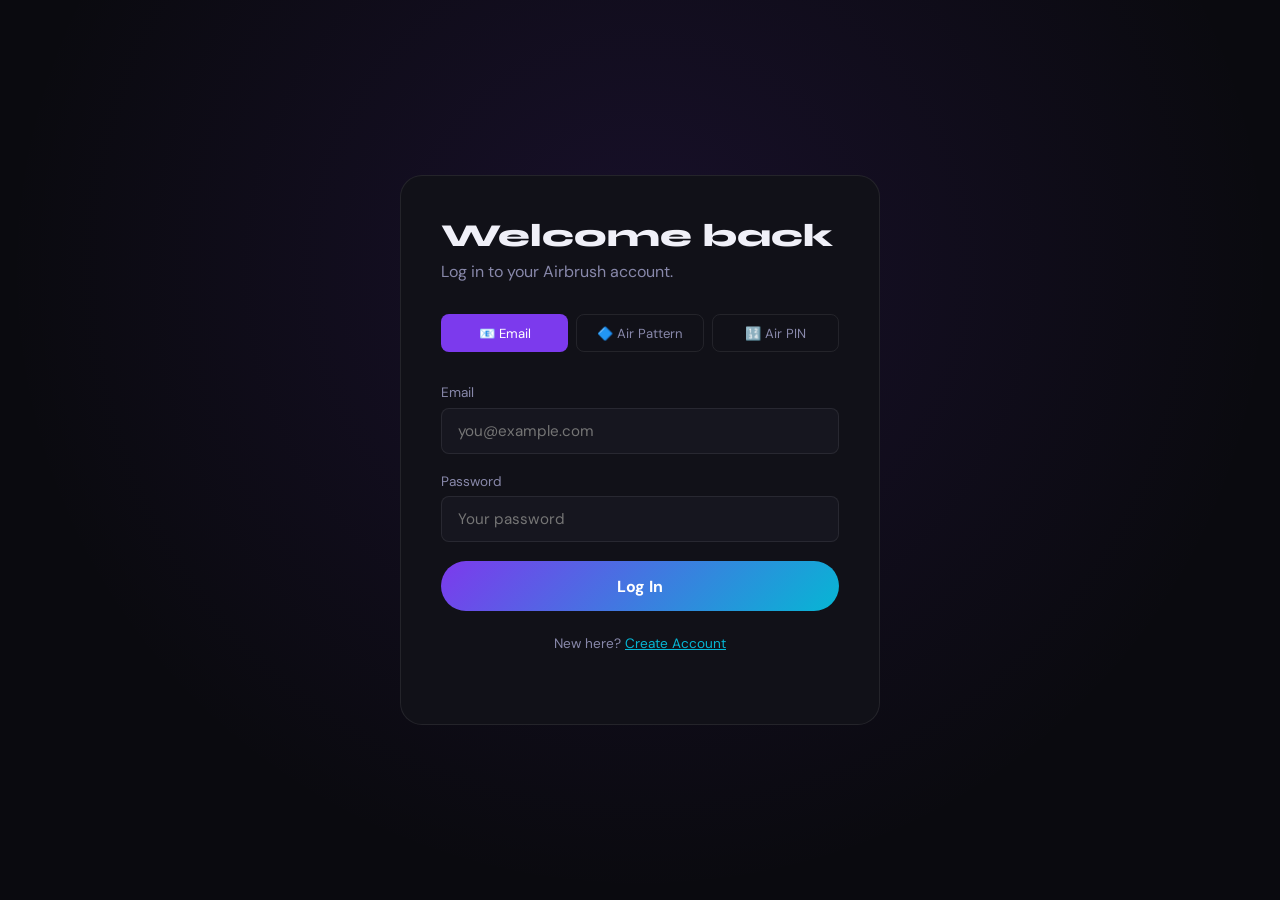
<file: login.html>
<!DOCTYPE html>
<html lang="en">
<head>
  <meta charset="UTF-8"/>
  <meta name="viewport" content="width=device-width, initial-scale=1.0"/>
  <title>Log In — AirBrush</title>
  <link href="https://fonts.googleapis.com/css2?family=Syne:wght@700;800&family=DM+Sans:wght@300;400;500&display=swap" rel="stylesheet">
  <link rel="stylesheet" href="css/style.css"/>
</head>
<body>
<div class="auth-page">
  <div class="auth-card">
    <h2>Welcome back</h2>
    <p>Log in to your Airbrush account.</p>

    <div class="auth-method-tabs">
      <button class="auth-method-btn active" data-method="email">📧 Email</button>
      <button class="auth-method-btn" data-method="pattern">🔷 Air Pattern</button>
      <button class="auth-method-btn" data-method="pin">🔢 Air PIN</button>
    </div>

    <!-- Email Login -->
    <div id="method-email">
      <div class="form-group">
        <label>Email</label>
        <input type="email" id="li-email" placeholder="you@example.com"/>
      </div>
      <div class="form-group">
        <label>Password</label>
        <input type="password" id="li-password" placeholder="Your password"/>
      </div>
      <button class="btn-submit" id="email-login-btn">Log In</button>
    </div>

    <!-- Pattern Login -->
    <div id="method-pattern" style="display:none;">
      <p class="gesture-instruction">Draw your registered pattern in the air.</p>
      <div class="gesture-webcam-box" id="pattern-webcam-box">
        <video id="pattern-video" autoplay muted playsinline></video>
        <canvas id="pattern-canvas"></canvas>
      </div>
      <button class="btn-submit" id="pattern-login-btn">Start Camera & Verify Pattern</button>
    </div>

    <!-- PIN Login -->
    <div id="method-pin" style="display:none;">
      <p class="gesture-instruction">Enter your 4-digit PIN using hand gestures.</p>
      <div class="gesture-webcam-box" id="pin-webcam-box">
        <video id="pin-video" autoplay muted playsinline></video>
        <canvas id="pin-canvas"></canvas>
      </div>
      <div id="pin-display" style="text-align:center;font-size:2rem;letter-spacing:1rem;margin:1rem 0;color:var(--accent2);">_ _ _ _</div>
      <button class="btn-submit" id="pin-login-btn">Start Camera & Enter PIN</button>
    </div>

    <p style="text-align:center;color:var(--text-muted);font-size:0.85rem;margin-top:1.5rem;">
      New here? <a href="signup.html" style="color:var(--accent2);">Create Account</a>
    </p>
  </div>
</div>
<script src="js/auth.js"></script>
</body>
</html>
</file>
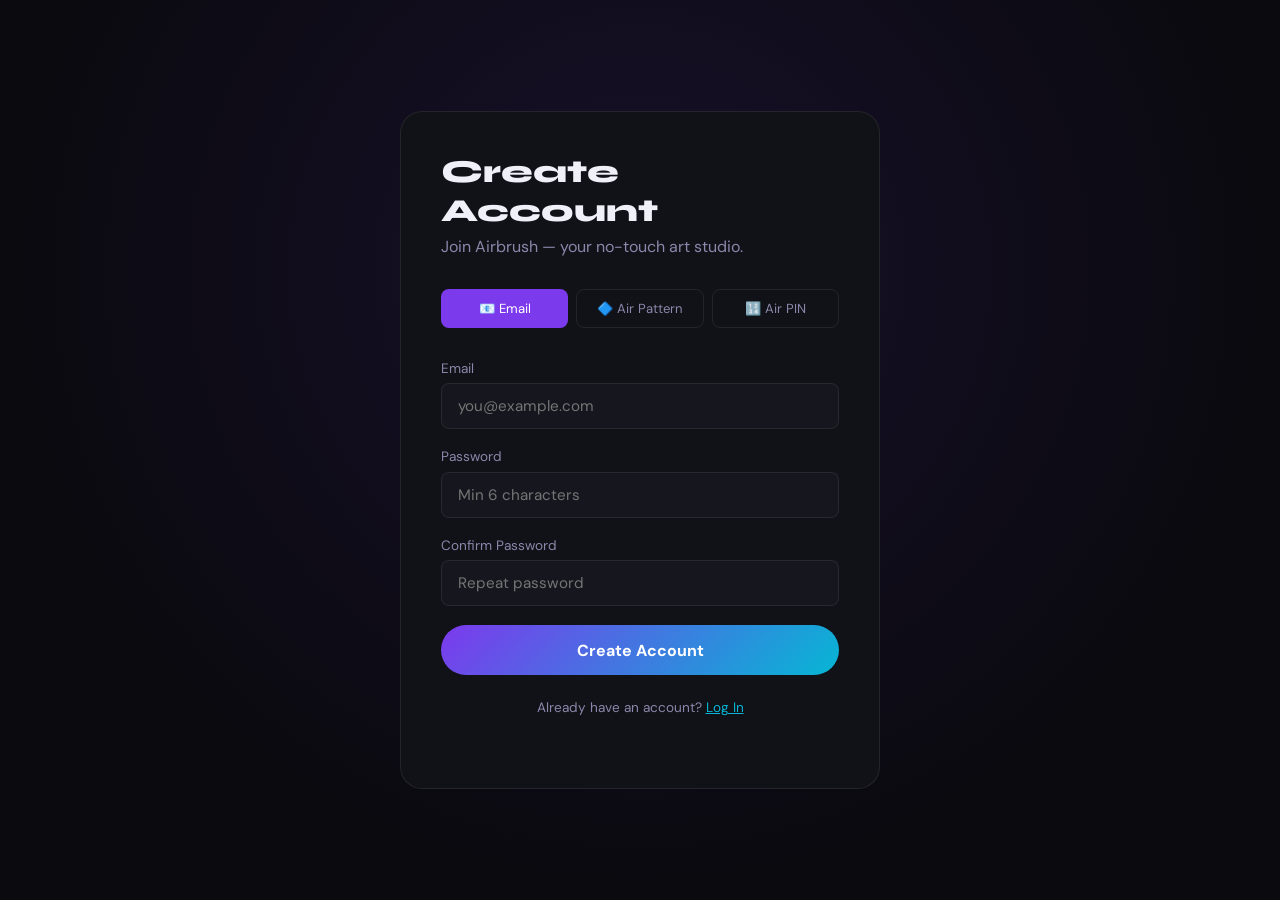
<file: signup.html>
<!DOCTYPE html>
<html lang="en">
<head>
  <meta charset="UTF-8"/>
  <meta name="viewport" content="width=device-width, initial-scale=1.0"/>
  <title>Sign Up — AirBrush</title>
  <link href="https://fonts.googleapis.com/css2?family=Syne:wght@700;800&family=DM+Sans:wght@300;400;500&display=swap" rel="stylesheet">
  <link rel="stylesheet" href="css/style.css"/>
</head>
<body>
<div class="auth-page">
  <div class="auth-card">
    <h2>Create Account</h2>
    <p>Join Airbrush — your no-touch art studio.</p>

    <div class="auth-method-tabs">
      <button class="auth-method-btn active" data-method="email">📧 Email</button>
      <button class="auth-method-btn" data-method="pattern">🔷 Air Pattern</button>
      <button class="auth-method-btn" data-method="pin">🔢 Air PIN</button>
    </div>

    <!-- Email Signup -->
    <div id="method-email">
      <div class="form-group">
        <label>Email</label>
        <input type="email" id="su-email" placeholder="you@example.com"/>
      </div>
      <div class="form-group">
        <label>Password</label>
        <input type="password" id="su-password" placeholder="Min 6 characters"/>
      </div>
      <div class="form-group">
        <label>Confirm Password</label>
        <input type="password" id="su-confirm" placeholder="Repeat password"/>
      </div>
      <button class="btn-submit" id="email-signup-btn">Create Account</button>
    </div>

    <!-- Air Pattern Signup -->
    <div id="method-pattern" style="display:none;">
      <p class="gesture-instruction">Draw your unlock pattern with your index finger in the air.</p>
      <div class="gesture-webcam-box" id="pattern-webcam-box">
        <video id="pattern-video" autoplay muted playsinline></video>
        <canvas id="pattern-canvas"></canvas>
      </div>
      <button class="btn-submit" id="pattern-start-btn">Start Camera & Draw Pattern</button>
      <button class="btn-submit" id="pattern-save-btn" style="display:none;margin-top:0.75rem;background:linear-gradient(135deg,#22c55e,#16a34a);">Save Pattern & Sign Up</button>
    </div>

    <!-- Air PIN Signup -->
    <div id="method-pin" style="display:none;">
      <p class="gesture-instruction">Hold up fingers to set each digit of your 4-digit PIN. Each digit is confirmed after a 3-second hold.</p>
      <div class="gesture-webcam-box" id="pin-webcam-box">
        <video id="pin-video" autoplay muted playsinline></video>
        <canvas id="pin-canvas"></canvas>
      </div>
      <div id="pin-display" style="text-align:center;font-size:2rem;letter-spacing:1rem;margin:1rem 0;color:var(--accent2);">_ _ _ _</div>
      <button class="btn-submit" id="pin-start-btn">Start Camera & Set PIN</button>
      <button class="btn-submit" id="pin-save-btn" style="display:none;margin-top:0.75rem;background:linear-gradient(135deg,#22c55e,#16a34a);">Save PIN & Sign Up</button>
    </div>

    <p style="text-align:center;color:var(--text-muted);font-size:0.85rem;margin-top:1.5rem;">
      Already have an account? <a href="login.html" style="color:var(--accent2);">Log In</a>
    </p>
  </div>
</div>
<script src="js/auth.js"></script>
</body>
</html>
</file>
<file: css/style.css>
/* ═══════════════════════════════════════════
   AIRBRUSH — style.css  (Leonardo.ai-inspired dark theme)
   ═══════════════════════════════════════════ */

:root {
  --bg:        #0a0a0f;
  --bg2:       #111118;
  --bg3:       #16161f;
  --surface:   rgba(255,255,255,0.04);
  --border:    rgba(255,255,255,0.08);
  --accent1:   #7C3AED;
  --accent2:   #06B6D4;
  --accent3:   #a855f7;
  --glow:      rgba(124,58,237,0.35);
  --text:      #f0f0f8;
  --text-muted:#8888aa;
  --radius:    14px;
  --radius-lg: 22px;
  --font-head: 'Syne', sans-serif;
  --font-body: 'DM Sans', sans-serif;
}

*, *::before, *::after { box-sizing: border-box; margin: 0; padding: 0; }
html { scroll-behavior: smooth; }
body {
  background: var(--bg);
  color: var(--text);
  font-family: var(--font-body);
  min-height: 100vh;
  overflow-x: hidden;
}

/* ── GRADIENT TEXT ── */
.grad-text {
  background: linear-gradient(135deg, var(--accent1), var(--accent2));
  -webkit-background-clip: text;
  -webkit-text-fill-color: transparent;
  background-clip: text;
}

/* ── PARTICLES CANVAS ── */
#particles-canvas {
  position: fixed; inset: 0; z-index: 0; pointer-events: none;
}

/* ══════════════════════════════════════
   NAVBAR
══════════════════════════════════════ */
.navbar {
  position: fixed; top: 0; left: 0; right: 0; z-index: 100;
  display: flex; align-items: center; justify-content: space-between;
  padding: 1rem 3rem;
  background: rgba(10,10,15,0.75);
  backdrop-filter: blur(18px);
  border-bottom: 1px solid var(--border);
  transition: background 0.3s;
}
.navbar.scrolled { background: rgba(10,10,15,0.95); }
.nav-logo { display: flex; align-items: center; gap: 0.6rem; }
.logo-icon { display: flex; align-items: center; }
.logo-text {
  font-family: var(--font-head); font-size: 1.3rem;
  font-weight: 700; color: var(--text); letter-spacing: -0.5px;
}
.nav-links { display: flex; gap: 0.5rem; align-items: center; }
.nav-actions { display: flex; gap: 0.75rem; align-items: center; }

/* ── BUTTONS ── */
.btn-nav-ghost {
  padding: 0.45rem 1rem;
  border-radius: 8px; border: 1px solid var(--border);
  background: transparent; color: var(--text-muted);
  font-size: 0.9rem; text-decoration: none; cursor: pointer;
  transition: all 0.2s; font-family: var(--font-body);
}
.btn-nav-ghost:hover { border-color: var(--accent1); color: var(--text); }

.btn-nav-primary {
  padding: 0.45rem 1.2rem;
  border-radius: 8px; border: none;
  background: linear-gradient(135deg, var(--accent1), var(--accent2));
  color: #fff; font-size: 0.9rem; font-weight: 600;
  text-decoration: none; cursor: pointer; transition: opacity 0.2s;
  font-family: var(--font-body);
}
.btn-nav-primary:hover { opacity: 0.85; }

.btn-primary {
  display: inline-block;
  padding: 0.85rem 2.4rem;
  border-radius: 50px; border: none;
  background: linear-gradient(135deg, var(--accent1), var(--accent2));
  color: #fff; font-size: 1rem; font-weight: 700;
  text-decoration: none; cursor: pointer;
  box-shadow: 0 0 28px var(--glow);
  transition: transform 0.2s, box-shadow 0.2s;
  font-family: var(--font-body);
}
.btn-primary:hover { transform: translateY(-2px); box-shadow: 0 0 44px var(--glow); }

.btn-ghost {
  display: inline-block;
  padding: 0.85rem 2rem;
  border-radius: 50px; border: 1px solid var(--border);
  background: transparent; color: var(--text-muted);
  font-size: 1rem; text-decoration: none; cursor: pointer;
  transition: all 0.2s; font-family: var(--font-body);
}
.btn-ghost:hover { border-color: var(--accent2); color: var(--text); }

/* ══════════════════════════════════════
   HERO
══════════════════════════════════════ */
.hero {
  position: relative; min-height: 100vh;
  display: flex; align-items: center; justify-content: center;
  text-align: center; overflow: hidden; z-index: 1;
}
.hero-video-wrap { position: absolute; inset: 0; z-index: 0; }
.hero-video-wrap video { width: 100%; height: 100%; object-fit: cover; opacity: 0.18; }
.hero-overlay {
  position: absolute; inset: 0;
  background: radial-gradient(ellipse at 50% 60%, rgba(124,58,237,0.18) 0%, transparent 70%);
}
.hero-content { position: relative; z-index: 2; max-width: 820px; padding: 2rem; }

.hero-slogan {
  font-family: var(--font-head);
  font-size: clamp(0.95rem, 1.6vw, 1.15rem);
  color: var(--text-muted); letter-spacing: 0.04em; margin-bottom: 1.25rem;
}
.hero-title {
  font-family: var(--font-head);
  font-size: clamp(3rem, 8vw, 6rem);
  font-weight: 800; line-height: 1.05;
  letter-spacing: -3px; margin-bottom: 1rem;
}
.hero-tagline {
  font-family: var(--font-head);
  font-size: clamp(1rem, 1.8vw, 1.2rem);
  color: var(--text-muted); margin-bottom: 2.5rem;
}
.hero-cta { display: flex; gap: 1rem; justify-content: center; flex-wrap: wrap; }

/* ══════════════════════════════════════
   SCROLL GALLERY (auto-scroll strip)
══════════════════════════════════════ */
.scroll-gallery {
  padding: 4rem 0; overflow: hidden; position: relative; z-index: 1;
  border-top: 1px solid var(--border); border-bottom: 1px solid var(--border);
}
.scroll-gallery::before,
.scroll-gallery::after {
  content: ''; position: absolute; top: 0; bottom: 0; width: 120px; z-index: 2; pointer-events: none;
}
.scroll-gallery::before { left: 0; background: linear-gradient(to right, var(--bg), transparent); }
.scroll-gallery::after  { right: 0; background: linear-gradient(to left,  var(--bg), transparent); }

.scroll-gallery-track {
  display: flex; gap: 1.25rem;
  animation: scrollTrack 35s linear infinite;
  width: max-content;
}
.scroll-gallery-track:hover { animation-play-state: paused; }
.scroll-gallery-track img {
  height: 200px; width: 300px; object-fit: cover;
  border-radius: var(--radius); border: 1px solid var(--border);
  flex-shrink: 0; transition: transform 0.3s;
}
.scroll-gallery-track img:hover { transform: scale(1.04); }
@keyframes scrollTrack {
  0%   { transform: translateX(0); }
  100% { transform: translateX(-50%); }
}

/* ══════════════════════════════════════
   SECTION BASE
══════════════════════════════════════ */
.section { padding: 6rem 0; position: relative; z-index: 1; }
.container { max-width: 1200px; margin: 0 auto; padding: 0 2rem; }

.section-label {
  font-size: 0.75rem; letter-spacing: 0.18em; text-transform: uppercase;
  color: var(--accent2); margin-bottom: 0.75rem; font-weight: 600;
}
.section-title {
  font-family: var(--font-head);
  font-size: clamp(2rem, 4vw, 3.2rem);
  font-weight: 800; line-height: 1.1; letter-spacing: -1.5px; margin-bottom: 3rem;
}

/* ══════════════════════════════════════
   STATS / COUNTERS
══════════════════════════════════════ */
.stats-grid {
  display: grid; grid-template-columns: repeat(4, 1fr); gap: 1.5rem;
}
.stat-card {
  padding: 2.5rem 1rem; text-align: center;
  background: var(--surface); border: 1px solid var(--border);
  border-radius: var(--radius-lg);
  transition: border-color 0.3s, transform 0.3s;
}
.stat-card:hover { border-color: var(--accent1); transform: translateY(-4px); }
.stat-number {
  font-family: var(--font-head); font-size: 3rem; font-weight: 800;
  background: linear-gradient(135deg, var(--accent1), var(--accent2));
  -webkit-background-clip: text; -webkit-text-fill-color: transparent; background-clip: text;
}
.stat-label { color: var(--text-muted); font-size: 0.9rem; margin-top: 0.5rem; }

/* ══════════════════════════════════════
   SPLIT SECTION
══════════════════════════════════════ */
.split-section { display: grid; grid-template-columns: 1fr 1fr; gap: 5rem; align-items: center; }
.split-left h2 {
  font-family: var(--font-head);
  font-size: clamp(1.8rem, 3.5vw, 2.8rem);
  font-weight: 800; line-height: 1.15; letter-spacing: -1px; margin-bottom: 1.25rem;
}
.split-left p { color: var(--text-muted); font-size: 1.1rem; line-height: 1.75; }

.collage-grid {
  display: grid; grid-template-columns: 1fr 1fr; gap: 0.75rem;
}
.collage-grid img {
  width: 100%; aspect-ratio: 1; object-fit: cover;
  border-radius: var(--radius); border: 1px solid var(--border);
  transition: transform 0.3s;
}
.collage-grid img:first-child { grid-row: span 2; aspect-ratio: auto; }
.collage-grid img:hover { transform: scale(1.03); }
.collage-placeholder {
  grid-column: span 2; padding: 3rem;
  background: var(--bg3); border: 1px dashed var(--border);
  border-radius: var(--radius); color: var(--text-muted); text-align: center; font-size: 0.85rem;
}

/* ══════════════════════════════════════
   TABS SECTION
══════════════════════════════════════ */
.tabs-section { padding: 6rem 0; }

.tab-bar {
  display: flex; gap: 0.5rem; margin-bottom: 2.5rem; flex-wrap: wrap;
}
.tab-btn {
  padding: 0.55rem 1.6rem; border-radius: 50px;
  border: 1px solid var(--border); background: transparent;
  color: var(--text-muted); font-size: 0.95rem; cursor: pointer;
  transition: all 0.25s; font-family: var(--font-body);
}
.tab-btn.active,
.tab-btn:hover {
  background: linear-gradient(135deg, var(--accent1), var(--accent2));
  border-color: transparent; color: #fff;
}

.tab-content { display: none; }
.tab-content.active { display: block; animation: fadeIn 0.35s ease; }

/* ── 3-image grid per section tab ── */
.section-images-grid {
  display: grid;
  grid-template-columns: repeat(3, 1fr);
  gap: 1rem;
}
.section-images-grid img {
  width: 100%;
  aspect-ratio: 4/3;
  object-fit: cover;
  border-radius: var(--radius);
  border: 1px solid var(--border);
  transition: transform 0.3s, box-shadow 0.3s;
}
.section-images-grid img:hover {
  transform: scale(1.03);
  box-shadow: 0 16px 40px rgba(124, 58, 237, 0.3);
}

/* If only 2 images uploaded — still looks good */
.section-images-grid.cols-2 { grid-template-columns: repeat(2, 1fr); }

/* ══════════════════════════════════════
   API SECTION
══════════════════════════════════════ */
.api-section {
  background: linear-gradient(135deg, rgba(124,58,237,0.1), rgba(6,182,212,0.07));
  border: 1px solid var(--border); border-radius: var(--radius-lg);
  padding: 5rem 4rem; text-align: center; margin: 0 2rem;
}
.api-section h2 {
  font-family: var(--font-head);
  font-size: clamp(1.6rem, 3vw, 2.6rem);
  font-weight: 800; margin-bottom: 1.25rem;
}
.api-section p {
  color: var(--text-muted); max-width: 560px; margin: 0 auto 2rem; line-height: 1.75; font-size: 1.05rem;
}

/* ══════════════════════════════════════
   GET STARTED SECTION
══════════════════════════════════════ */
.get-started-section { text-align: center; padding: 6rem 2rem; }
.get-started-section h2 {
  font-family: var(--font-head);
  font-size: clamp(2rem, 4.5vw, 3.2rem);
  font-weight: 800; margin-bottom: 1rem;
}
.get-started-section p { color: var(--text-muted); margin-bottom: 2.5rem; font-size: 1.1rem; line-height: 1.7; }

/* ══════════════════════════════════════
   GALLERY SECTION
══════════════════════════════════════ */
.gallery-section { padding: 5rem 0; }
.gallery-track {
  display: flex; gap: 1.5rem;
  overflow-x: auto; padding: 1rem 2rem;
  scrollbar-width: none;
}
.gallery-track::-webkit-scrollbar { display: none; }

.gallery-card {
  flex-shrink: 0; width: 240px;
  background: var(--surface); border: 1px solid var(--border);
  border-radius: var(--radius); overflow: hidden; cursor: pointer;
  transition: transform 0.25s, box-shadow 0.25s;
}
.gallery-card:hover { transform: translateY(-5px); box-shadow: 0 16px 40px rgba(0,0,0,0.4); }
.gallery-card img { width: 100%; aspect-ratio: 1; object-fit: cover; }
.gallery-card-info { padding: 0.9rem; }
.gallery-card-info p { font-size: 0.8rem; color: var(--text-muted); }

.gallery-empty { text-align: center; padding: 5rem 2rem; }
.gallery-empty p { font-size: 1.2rem; color: var(--text-muted); margin-bottom: 1rem; }
.gallery-empty a { color: var(--accent2); text-decoration: none; font-weight: 600; }
.gallery-empty a:hover { text-decoration: underline; }

/* ══════════════════════════════════════
   FOOTER
══════════════════════════════════════ */
.footer { border-top: 1px solid var(--border); padding: 5rem 0 2rem; z-index: 1; position: relative; }
.footer-inner { display: grid; grid-template-columns: 1fr 2fr; gap: 4rem; align-items: start; }
.footer-tagline { color: var(--text-muted); font-size: 0.95rem; line-height: 1.7; margin-top: 0.5rem; }

.footer-links { display: grid; grid-template-columns: repeat(3, 1fr); gap: 2rem; }
.footer-col-title {
  font-weight: 700; font-size: 0.8rem; letter-spacing: 0.12em;
  text-transform: uppercase; color: var(--text); margin-bottom: 1rem;
}
.footer-col a {
  display: block; color: var(--text-muted); text-decoration: none;
  font-size: 0.9rem; margin-bottom: 0.65rem; transition: color 0.2s;
}
.footer-col a:hover { color: var(--accent2); }

.footer-qr {
  text-align: center; margin-top: 4rem; padding-top: 2.5rem;
  border-top: 1px solid var(--border);
}
.footer-qr #qr-canvas { display: inline-block; margin-bottom: 1.25rem; }
.footer-qr #qr-canvas img,
.footer-qr #qr-canvas canvas { border-radius: 10px; }

.footer-brand-big {
  font-family: var(--font-head);
  font-size: clamp(2rem, 6vw, 5rem);
  font-weight: 800; letter-spacing: -2px;
  background: linear-gradient(135deg, var(--accent1), var(--accent2));
  -webkit-background-clip: text; -webkit-text-fill-color: transparent; background-clip: text;
}
.footer-brand-big span {
  display: block; font-size: 0.9rem; font-weight: 400;
  letter-spacing: 0; color: var(--text-muted); margin-top: 0.4rem;
  -webkit-text-fill-color: var(--text-muted);
}

/* ══════════════════════════════════════
   REVEAL ANIMATION
══════════════════════════════════════ */
.reveal { opacity: 0; transform: translateY(28px); transition: opacity 0.7s ease, transform 0.7s ease; }
.reveal.visible { opacity: 1; transform: translateY(0); }

@keyframes fadeIn { from { opacity: 0; transform: translateY(12px); } to { opacity: 1; transform: translateY(0); } }

/* ══════════════════════════════════════
   AUTH PAGES
══════════════════════════════════════ */
.auth-page {
  min-height: 100vh; display: flex; align-items: center;
  justify-content: center; padding: 2rem;
  background: radial-gradient(ellipse at 50% 30%, rgba(124,58,237,0.12) 0%, transparent 70%);
}
.auth-card {
  background: var(--bg2); border: 1px solid var(--border);
  border-radius: var(--radius-lg); padding: 2.5rem;
  width: 100%; max-width: 480px;
}
.auth-card h2 {
  font-family: var(--font-head); font-size: 2rem;
  font-weight: 800; margin-bottom: 0.4rem;
}
.auth-card > p { color: var(--text-muted); margin-bottom: 2rem; }

.auth-method-tabs { display: flex; gap: 0.5rem; margin-bottom: 2rem; }
.auth-method-btn {
  flex: 1; padding: 0.6rem 0.4rem; border-radius: 8px;
  border: 1px solid var(--border); background: transparent;
  color: var(--text-muted); cursor: pointer; font-size: 0.82rem;
  transition: all 0.2s; font-family: var(--font-body);
}
.auth-method-btn.active { background: var(--accent1); border-color: transparent; color: #fff; }

.form-group { margin-bottom: 1.2rem; }
.form-group label { display: block; font-size: 0.85rem; color: var(--text-muted); margin-bottom: 0.4rem; }
.form-group input {
  width: 100%; padding: 0.75rem 1rem;
  background: var(--bg3); border: 1px solid var(--border);
  border-radius: 8px; color: var(--text); font-size: 0.95rem;
  outline: none; transition: border-color 0.2s; font-family: var(--font-body);
}
.form-group input:focus { border-color: var(--accent1); }

.btn-submit {
  width: 100%; padding: 0.9rem; border-radius: 50px; border: none;
  background: linear-gradient(135deg, var(--accent1), var(--accent2));
  color: #fff; font-size: 1rem; font-weight: 700; cursor: pointer;
  transition: opacity 0.2s; font-family: var(--font-body);
}
.btn-submit:hover { opacity: 0.85; }

.gesture-webcam-box {
  width: 100%; aspect-ratio: 4/3;
  background: var(--bg3); border-radius: var(--radius);
  border: 1px dashed var(--border);
  display: flex; align-items: center; justify-content: center;
  color: var(--text-muted); font-size: 0.9rem; margin-bottom: 1rem;
  overflow: hidden; position: relative;
}
.gesture-webcam-box video {
  width: 100%; height: 100%; object-fit: cover; position: absolute;
}
.gesture-webcam-box canvas { position: absolute; inset: 0; }
.gesture-instruction { text-align: center; color: var(--text-muted); font-size: 0.85rem; margin-bottom: 1rem; }

/* ══════════════════════════════════════
   CANVAS / APP PAGE
══════════════════════════════════════ */
.app-layout {
  display: grid; grid-template-columns: 260px 1fr;
  min-height: 100vh; background: var(--bg);
}
.sidebar {
  background: var(--bg2); border-right: 1px solid var(--border);
  padding: 1.5rem 1rem; display: flex; flex-direction: column; gap: 1.5rem;
  position: sticky; top: 0; height: 100vh; overflow-y: auto;
}
.sidebar-section { display: flex; flex-direction: column; gap: 0.5rem; }
.sidebar-label {
  font-size: 0.7rem; letter-spacing: 0.12em; text-transform: uppercase;
  color: var(--text-muted); font-weight: 600; margin-bottom: 0.25rem;
}

.toggle-group { display: flex; border: 1px solid var(--border); border-radius: 8px; overflow: hidden; }
.toggle-btn {
  flex: 1; padding: 0.5rem; background: transparent; border: none;
  color: var(--text-muted); cursor: pointer; font-size: 0.85rem;
  transition: all 0.15s; font-family: var(--font-body);
}
.toggle-btn.active { background: var(--accent1); color: #fff; }

.tool-btn {
  display: flex; align-items: center; gap: 0.6rem;
  padding: 0.6rem 0.8rem; border-radius: 8px;
  border: 1px solid var(--border); background: transparent;
  color: var(--text-muted); cursor: pointer; font-size: 0.9rem;
  transition: all 0.2s; font-family: var(--font-body);
}
.tool-btn.active, .tool-btn:hover {
  border-color: var(--accent1); color: var(--text);
  background: rgba(124,58,237,0.12);
}

input[type="range"] { width: 100%; accent-color: var(--accent1); cursor: pointer; }

.colour-palette { display: grid; grid-template-columns: repeat(6, 1fr); gap: 0.4rem; margin-top: 0.5rem; }
.colour-swatch {
  width: 100%; aspect-ratio: 1; border-radius: 50%;
  border: 2px solid transparent; cursor: pointer; transition: transform 0.15s;
}
.colour-swatch.selected, .colour-swatch:hover { transform: scale(1.25); border-color: #fff; }

.start-stop-btn {
  width: 100%; padding: 0.8rem; border-radius: 8px; border: none;
  cursor: pointer; font-size: 0.95rem; font-weight: 700;
  transition: all 0.2s; font-family: var(--font-body);
}
.start-stop-btn.start { background: linear-gradient(135deg, #22c55e, #16a34a); color: #fff; }
.start-stop-btn.stop  { background: linear-gradient(135deg, #ef4444, #dc2626); color: #fff; }

.gesture-legend {
  background: var(--bg3); border: 1px solid var(--border);
  border-radius: 8px; padding: 0.75rem;
}
.gesture-legend table { width: 100%; border-collapse: collapse; }
.gesture-legend td { padding: 0.28rem 0.4rem; color: var(--text-muted); font-size: 0.78rem; vertical-align: middle; }
.gesture-legend td:first-child { font-size: 1rem; width: 28px; }

.action-row { display: flex; gap: 0.5rem; }
.action-row button {
  flex: 1; padding: 0.5rem; border-radius: 8px;
  border: 1px solid var(--border); background: transparent;
  color: var(--text-muted); cursor: pointer; font-size: 0.85rem;
  transition: all 0.2s; font-family: var(--font-body);
}
.action-row button:hover { border-color: var(--accent1); color: var(--text); }

/* App main area */
.app-main { display: flex; flex-direction: column; align-items: center; padding: 2rem; gap: 2rem; }
.drawing-area { display: flex; gap: 1.5rem; width: 100%; justify-content: center; flex-wrap: wrap; }

.webcam-window, .canvas-window {
  border-radius: var(--radius); border: 1px solid var(--border);
  overflow: hidden; position: relative; background: #000;
  flex: 1; min-width: 300px; max-width: 560px; aspect-ratio: 4/3;
}
.webcam-window video,
.webcam-window canvas { position: absolute; inset: 0; width: 100%; height: 100%; object-fit: cover; }
.canvas-window canvas { position: absolute; inset: 0; width: 100%; height: 100%; background: #fff; }
.window-label {
  position: absolute; top: 0.6rem; left: 0.8rem; font-size: 0.75rem;
  background: rgba(0,0,0,0.55); padding: 0.2rem 0.65rem;
  border-radius: 6px; color: var(--text-muted); z-index: 5;
}

.done-drawing-btn {
  padding: 0.75rem 2.5rem; border-radius: 50px; border: none;
  background: linear-gradient(135deg, var(--accent1), var(--accent2));
  color: #fff; font-size: 1rem; font-weight: 700; cursor: pointer;
  box-shadow: 0 0 24px var(--glow); font-family: var(--font-body);
  transition: transform 0.2s;
}
.done-drawing-btn:hover { transform: translateY(-2px); }

/* ── GENERATION SECTION ── */
.generation-section {
  width: 100%; max-width: 1100px;
  display: grid; grid-template-columns: 340px 1fr; gap: 2rem; padding: 2rem 0;
}
.gen-controls {
  background: var(--bg2); border: 1px solid var(--border);
  border-radius: var(--radius-lg); padding: 1.5rem;
  display: flex; flex-direction: column; gap: 1.25rem;
}
.gen-controls h3 { font-family: var(--font-head); font-weight: 700; font-size: 1.1rem; }

.style-grid { display: grid; grid-template-columns: 1fr 1fr; gap: 0.5rem; }
.style-btn {
  padding: 0.5rem 0.4rem; border-radius: 8px;
  border: 1px solid var(--border); background: transparent;
  color: var(--text-muted); font-size: 0.8rem; cursor: pointer;
  transition: all 0.15s; text-align: center; font-family: var(--font-body);
}
.style-btn.active, .style-btn:hover {
  border-color: var(--accent1); color: var(--text);
  background: rgba(124,58,237,0.15);
}

.gen-count-btns { display: flex; gap: 0.5rem; }
.gen-count-btn {
  flex: 1; padding: 0.5rem; border-radius: 8px;
  border: 1px solid var(--border); background: transparent;
  color: var(--text-muted); cursor: pointer; transition: all 0.15s;
  font-family: var(--font-body);
}
.gen-count-btn.active { background: var(--accent1); border-color: transparent; color: #fff; }

.desc-row { position: relative; }
.desc-row textarea {
  width: 100%; min-height: 85px;
  background: var(--bg3); border: 1px solid var(--border);
  border-radius: 8px; color: var(--text);
  padding: 0.75rem 2.8rem 0.75rem 0.75rem;
  font-size: 0.9rem; resize: none; outline: none;
  transition: border-color 0.2s; font-family: var(--font-body);
}
.desc-row textarea:focus { border-color: var(--accent1); }
.mic-btn {
  position: absolute; right: 0.6rem; bottom: 0.6rem;
  background: none; border: none; color: var(--accent2);
  font-size: 1.2rem; cursor: pointer; transition: transform 0.2s;
}
.mic-btn:hover { transform: scale(1.2); }

.generate-btn {
  width: 100%; padding: 0.9rem; border-radius: 50px; border: none;
  background: linear-gradient(135deg, var(--accent1), var(--accent2));
  color: #fff; font-size: 1rem; font-weight: 700; cursor: pointer;
  box-shadow: 0 0 24px var(--glow); font-family: var(--font-body);
  transition: opacity 0.2s, transform 0.2s;
}
.generate-btn:hover { opacity: 0.9; transform: translateY(-1px); }

.gen-results {
  background: var(--bg2); border: 1px solid var(--border);
  border-radius: var(--radius-lg); padding: 1.5rem;
  display: flex; flex-direction: column; gap: 1rem;
}
.gen-results h3 { font-family: var(--font-head); font-weight: 700; font-size: 1.1rem; }

.gen-images-grid { display: grid; gap: 1rem; }
.gen-images-grid.count-1 { grid-template-columns: 1fr; }
.gen-images-grid.count-2 { grid-template-columns: 1fr 1fr; }
.gen-images-grid.count-3 { grid-template-columns: 1fr 1fr 1fr; }

.gen-img-wrap {
  border-radius: var(--radius); overflow: hidden;
  border: 1px solid var(--border); aspect-ratio: 1;
  background: var(--bg3); display: flex; align-items: center;
  justify-content: center; color: var(--text-muted); font-size: 0.8rem;
  text-align: center; padding: 1rem;
}
.gen-img-wrap img { width: 100%; height: 100%; object-fit: cover; }

/* ══════════════════════════════════════
   RESPONSIVE
══════════════════════════════════════ */
@media (max-width: 1024px) {
  .stats-grid { grid-template-columns: repeat(2, 1fr); }
  .generation-section { grid-template-columns: 1fr; }
}

@media (max-width: 768px) {
  .navbar { padding: 0.9rem 1.25rem; }
  .nav-links { display: none; }
  .split-section { grid-template-columns: 1fr; gap: 3rem; }
  .footer-inner { grid-template-columns: 1fr; gap: 2rem; }
  .footer-links { grid-template-columns: repeat(2, 1fr); }
  .app-layout { grid-template-columns: 1fr; }
  .sidebar { position: relative; height: auto; }
  .section-images-grid { grid-template-columns: 1fr 1fr; }
  .api-section { padding: 3rem 1.5rem; margin: 0 1rem; }
}

@media (max-width: 480px) {
  .stats-grid { grid-template-columns: 1fr 1fr; }
  .section-images-grid { grid-template-columns: 1fr; }
  .hero-title { letter-spacing: -1.5px; }
}
</file>
